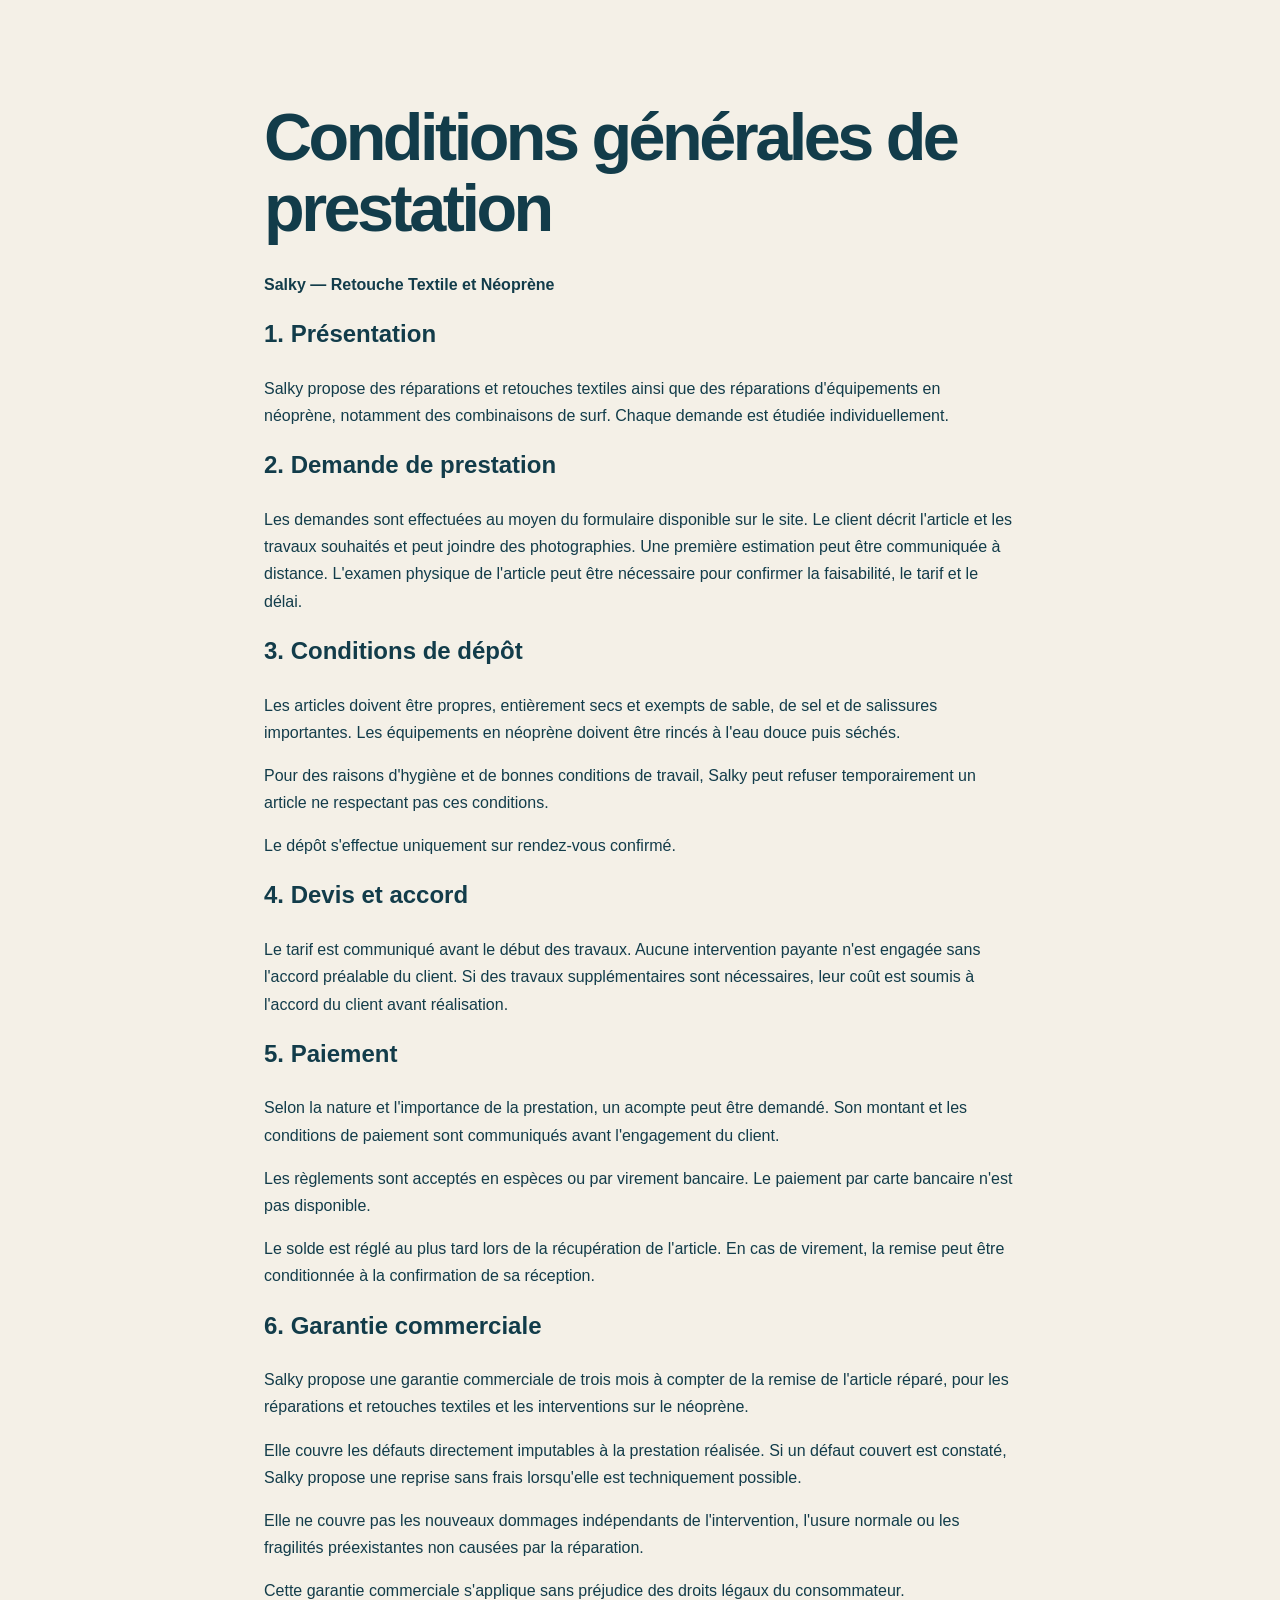
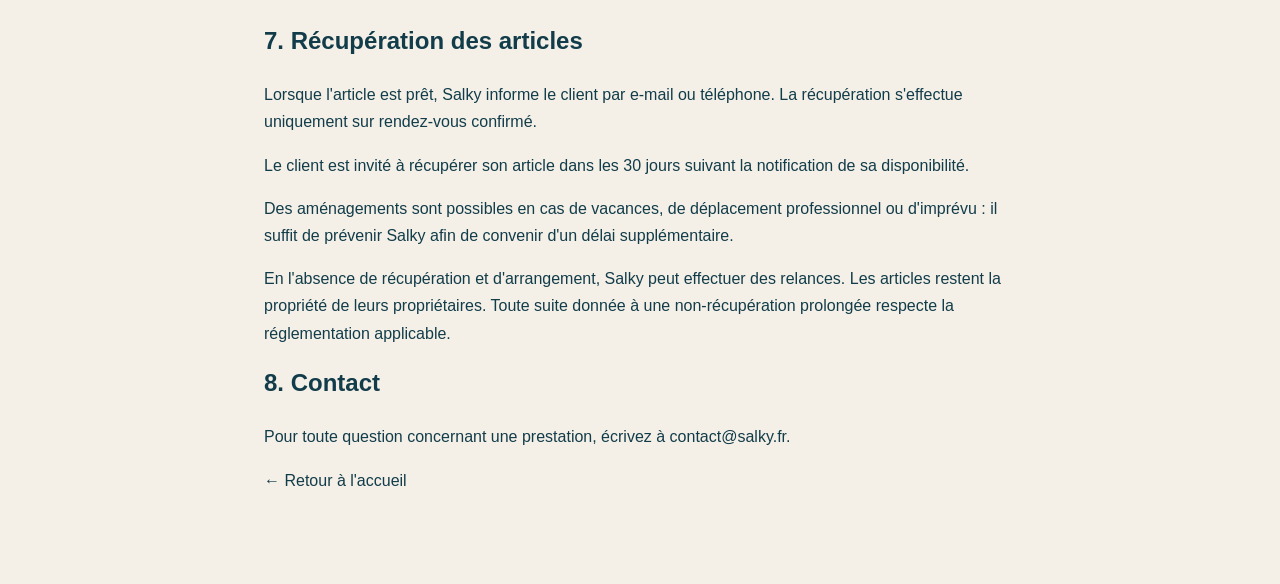
<file: conditions-generales.html>
<!DOCTYPE html>
<html lang="fr">
<head>
  <meta charset="UTF-8">
  <meta name="viewport" content="width=device-width, initial-scale=1">
  <title>Conditions générales de prestation — Salky</title>
  <link rel="stylesheet" href="style.css">
</head>
<body>
<main style="max-width:800px;margin:50px auto;padding:24px;line-height:1.7;">
<h1>Conditions générales de prestation</h1>
<p><strong>Salky — Retouche Textile et Néoprène</strong></p>
<p><em></em></p>

<h2>1. Présentation</h2>
<p>Salky propose des réparations et retouches textiles ainsi que des réparations d'équipements en néoprène, notamment des combinaisons de surf. Chaque demande est étudiée individuellement. </p>

<h2>2. Demande de prestation</h2>
<p>Les demandes sont effectuées au moyen du formulaire disponible sur le site. Le client décrit l'article et les travaux souhaités et peut joindre des photographies. Une première estimation peut être communiquée à distance. L'examen physique de l'article peut être nécessaire pour confirmer la faisabilité, le tarif et le délai.</p>

<h2>3. Conditions de dépôt</h2>
<p>Les articles doivent être propres, entièrement secs et exempts de sable, de sel et de salissures importantes. Les équipements en néoprène doivent être rincés à l'eau douce puis séchés.</p>
<p>Pour des raisons d'hygiène et de bonnes conditions de travail, Salky peut refuser temporairement un article ne respectant pas ces conditions.</p>
<p>Le dépôt s'effectue uniquement sur rendez-vous confirmé.</p>

<h2>4. Devis et accord</h2>
<p>Le tarif est communiqué avant le début des travaux. Aucune intervention payante n'est engagée sans l'accord préalable du client. Si des travaux supplémentaires sont nécessaires, leur coût est soumis à l'accord du client avant réalisation.</p>

<h2>5. Paiement</h2>
<p>Selon la nature et l'importance de la prestation, un acompte peut être demandé. Son montant et les conditions de paiement sont communiqués avant l'engagement du client.</p>
<p>Les règlements sont acceptés en espèces ou par virement bancaire. Le paiement par carte bancaire n'est pas disponible.</p>
<p>Le solde est réglé au plus tard lors de la récupération de l'article. En cas de virement, la remise peut être conditionnée à la confirmation de sa réception.</p>

<h2>6. Garantie commerciale</h2>
<p>Salky propose une garantie commerciale de trois mois à compter de la remise de l'article réparé, pour les réparations et retouches textiles et les interventions sur le néoprène.</p>
<p>Elle couvre les défauts directement imputables à la prestation réalisée. Si un défaut couvert est constaté, Salky propose une reprise sans frais lorsqu'elle est techniquement possible.</p>
<p>Elle ne couvre pas les nouveaux dommages indépendants de l'intervention, l'usure normale ou les fragilités préexistantes non causées par la réparation.</p>
<p>Cette garantie commerciale s'applique sans préjudice des droits légaux du consommateur.</p>

<h2>7. Récupération des articles</h2>
<p>Lorsque l'article est prêt, Salky informe le client par e-mail ou téléphone. La récupération s'effectue uniquement sur rendez-vous confirmé.</p>
<p>Le client est invité à récupérer son article dans les 30 jours suivant la notification de sa disponibilité.</p>
<p>Des aménagements sont possibles en cas de vacances, de déplacement professionnel ou d'imprévu : il suffit de prévenir Salky afin de convenir d'un délai supplémentaire.</p>
<p>En l'absence de récupération et d'arrangement, Salky peut effectuer des relances. Les articles restent la propriété de leurs propriétaires. Toute suite donnée à une non-récupération prolongée respecte la réglementation applicable.</p>

<h2>8. Contact</h2>
<p>Pour toute question concernant une prestation, écrivez à <a href="mailto:contact@salky.fr">contact@salky.fr</a>.</p>
<p></p>

<p><a href="index.html">← Retour à l'accueil</a></p>
</main>
</body>
</html>
</file>
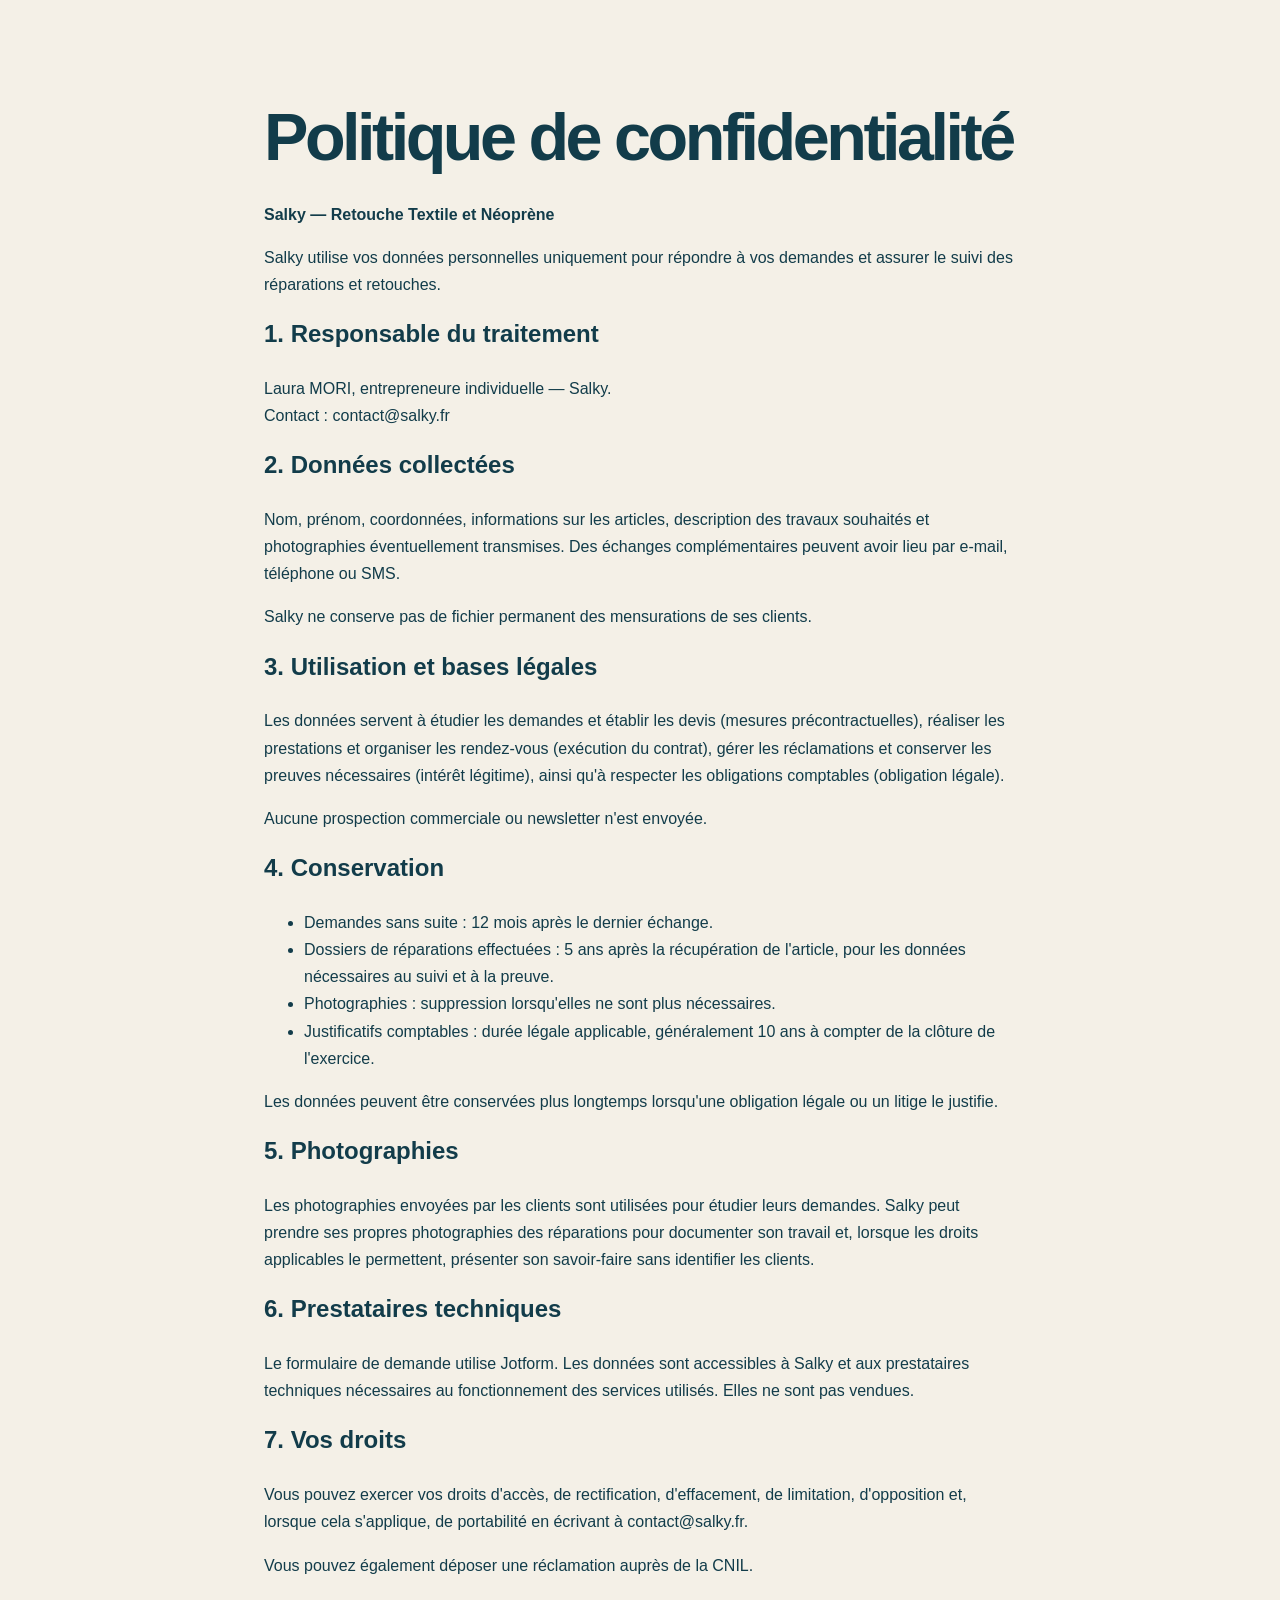
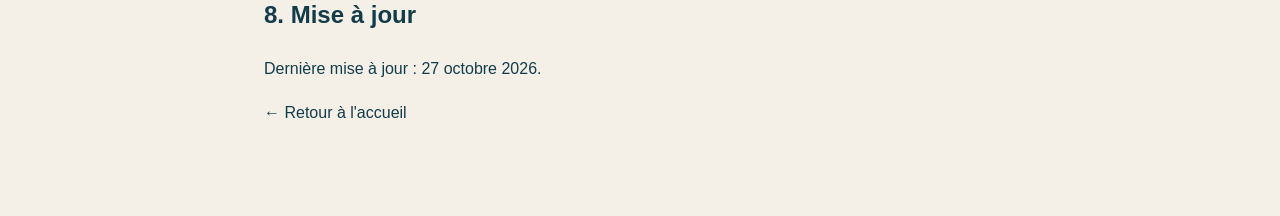
<file: confidentialite.html>
<!DOCTYPE html>
<html lang="fr">
<head>
  <meta charset="UTF-8">
  <meta name="viewport" content="width=device-width, initial-scale=1">
  <title>Politique de confidentialité — Salky</title>
  <link rel="stylesheet" href="style.css">
</head>
<body>
<main style="max-width:800px;margin:50px auto;padding:24px;line-height:1.7;">
  <h1>Politique de confidentialité</h1>
  <p><strong>Salky — Retouche Textile et Néoprène</strong></p>
  <p>Salky utilise vos données personnelles uniquement pour répondre à vos demandes et assurer le suivi des réparations et retouches.</p>

  <h2>1. Responsable du traitement</h2>
  <p>Laura MORI, entrepreneure individuelle — Salky.<br>
  Contact : <a href="mailto:contact@salky.fr">contact@salky.fr</a></p>

  <h2>2. Données collectées</h2>
  <p>Nom, prénom, coordonnées, informations sur les articles, description des travaux souhaités et photographies éventuellement transmises. Des échanges complémentaires peuvent avoir lieu par e-mail, téléphone ou SMS.</p>
  <p>Salky ne conserve pas de fichier permanent des mensurations de ses clients.</p>

  <h2>3. Utilisation et bases légales</h2>
  <p>Les données servent à étudier les demandes et établir les devis (mesures précontractuelles), réaliser les prestations et organiser les rendez-vous (exécution du contrat), gérer les réclamations et conserver les preuves nécessaires (intérêt légitime), ainsi qu'à respecter les obligations comptables (obligation légale).</p>
  <p>Aucune prospection commerciale ou newsletter n'est envoyée.</p>

  <h2>4. Conservation</h2>
  <ul>
    <li>Demandes sans suite : 12 mois après le dernier échange.</li>
    <li>Dossiers de réparations effectuées : 5 ans après la récupération de l'article, pour les données nécessaires au suivi et à la preuve.</li>
    <li>Photographies : suppression lorsqu'elles ne sont plus nécessaires.</li>
    <li>Justificatifs comptables : durée légale applicable, généralement 10 ans à compter de la clôture de l'exercice.</li>
  </ul>
  <p>Les données peuvent être conservées plus longtemps lorsqu'une obligation légale ou un litige le justifie.</p>

  <h2>5. Photographies</h2>
  <p>Les photographies envoyées par les clients sont utilisées pour étudier leurs demandes. Salky peut prendre ses propres photographies des réparations pour documenter son travail et, lorsque les droits applicables le permettent, présenter son savoir-faire sans identifier les clients.</p>

  <h2>6. Prestataires techniques</h2>
  <p>Le formulaire de demande utilise Jotform. Les données sont accessibles à Salky et aux prestataires techniques nécessaires au fonctionnement des services utilisés. Elles ne sont pas vendues.</p>
  <p><strong></strong> </p>

  <h2>7. Vos droits</h2>
  <p>Vous pouvez exercer vos droits d'accès, de rectification, d'effacement, de limitation, d'opposition et, lorsque cela s'applique, de portabilité en écrivant à <a href="mailto:contact@salky.fr">contact@salky.fr</a>.</p>
  <p>Vous pouvez également déposer une réclamation auprès de la <a href="https://www.cnil.fr">CNIL</a>.</p>

  <h2>8. Mise à jour</h2>
  <p>Dernière mise à jour : 27 octobre 2026.</p>

  <p><a href="index.html">← Retour à l'accueil</a></p>
</main>
</body>
</html>
</file>
<file: style.css>
:root{--ocean:#123C4A;--sage:#6D9690;--sand:#D5BC91;--cream:#F4F0E7;--ink:#30312D}*{box-sizing:border-box}html{scroll-behavior:smooth}body{margin:0;font-family:'Nunito Sans',sans-serif;background:var(--cream);color:var(--ocean)}a{color:inherit;text-decoration:none}.topbar{display:flex;justify-content:space-between;align-items:center;padding:18px max(5%,calc((100vw - 1300px)/2));background:var(--cream);position:relative;z-index:3}.wordmark{font-size:27px;font-weight:900;letter-spacing:-2px}.dot{color:var(--sage)}nav{display:flex;gap:30px;align-items:center;font-size:13px;font-weight:800}nav a:hover{text-decoration:underline}.navcta{background:var(--ocean);color:white;padding:12px 20px;border-radius:30px}.hero{background:var(--ocean);color:var(--cream);overflow:hidden;position:relative}.hero-inner{max-width:1300px;margin:auto;min-height:650px;display:grid;grid-template-columns:1fr 1fr;align-items:center;padding:55px 5% 100px;gap:20px}.eyebrow{font-size:12px;font-weight:900;letter-spacing:2px}.eyebrow span{color:var(--sand);margin-left:12px}h1,h2,h3,p{margin-top:0}h1{font-size:clamp(44px,5.2vw,78px);letter-spacing:-3.5px;line-height:1.06;margin:28px 0}h1 em,h2 em{font-style:normal;color:var(--sand)}.lead{font-size:18px;line-height:1.75;max-width:500px;color:#e3e9e5}.button{border:0;display:inline-flex;justify-content:space-between;gap:35px;align-items:center;font:800 14px 'Nunito Sans',sans-serif;cursor:pointer;border-radius:40px;padding:17px 25px}.primary{background:var(--sand);color:var(--ocean)}.button:hover{filter:brightness(1.08)}.small-note{font-size:12px;color:#c7d4d1;margin-top:20px}.hero-art{position:relative;min-height:500px;display:grid;place-items:center}.hero-art img{width:110%;max-width:690px;position:relative;z-index:2;filter:drop-shadow(0 20px 25px #0b263255)}.circle{position:absolute;border-radius:50%;width:440px;height:440px;background:#255566}.circle-two{width:340px;height:340px;background:#396c70;left:10%;top:0;opacity:.45}.art-stamp{position:absolute;z-index:2;right:-10px;bottom:35px;border:2px solid var(--sand);border-radius:50%;height:116px;width:116px;display:grid;place-items:center;text-align:center;font-weight:900;font-size:12px;line-height:1.35;transform:rotate(12deg);color:var(--sand)}.wave{height:50px;background:var(--cream);border-radius:50% 50% 0 0/100% 100% 0 0;margin-top:-24px;position:relative}.section{max-width:1300px;margin:auto;padding:100px 5%}.section-heading{max-width:650px;margin-bottom:40px}.section-heading h2,.manifesto h2,.contact h2{font-size:clamp(38px,4vw,60px);line-height:1.15;letter-spacing:-2px;margin:15px 0 20px}.section-heading h2 em{color:var(--sage)}.section-heading>p:last-child{line-height:1.7;color:#526b6c}.service-grid{display:grid;grid-template-columns:1fr 1fr;gap:22px}.service-card{border-radius:18px;min-height:340px;padding:38px;display:flex;flex-direction:column;align-items:flex-start}.service-card.dark{background:var(--ocean);color:white}.service-card.sage{background:#c4d7ce;color:var(--ocean)}.service-icon{font-size:52px;line-height:1}.service-number{font-size:11px;font-weight:900;letter-spacing:2px;margin-top:20px}.service-card h3{font-size:34px;margin:16px 0 10px;letter-spacing:-1px}.service-card p{max-width:420px;line-height:1.7;opacity:.85}.service-card a{margin-top:auto;font-weight:900;font-size:13px;text-decoration:underline;text-underline-offset:5px}.manifesto{text-align:center;background:var(--sand);padding:85px 20px}.manifesto-symbol{font-size:60px;color:var(--ocean)}.manifesto h2{max-width:760px;margin:20px auto}.manifesto>p:last-child{max-width:610px;margin:0 auto;line-height:1.8}.steps-grid{display:grid;grid-template-columns:repeat(3,1fr);gap:35px}.steps-grid>div{border-top:2px solid var(--ocean);padding-top:25px}.steps-grid span{font-weight:900;color:var(--sage);font-size:22px}.steps-grid h3{font-size:24px;margin:18px 0 10px}.steps-grid p{line-height:1.7;color:#53666a}.contact{background:var(--ocean);color:white;padding:100px 5%}.contact-inner{max-width:1200px;margin:auto;display:grid;grid-template-columns:1fr 1fr;gap:80px}.contact h2 em{color:var(--sand)}.contact-inner>div:first-child>p:not(.eyebrow){line-height:1.8;color:#d5e0dd;max-width:460px}.contact-note{border-top:1px solid #ffffff44;padding-top:25px;margin-top:50px;color:var(--sand);font-size:13px}.contact-panel{background:var(--cream);color:var(--ocean);padding:34px;border-radius:16px}.contact-panel h3{font-size:25px;margin-bottom:8px}.contact-panel p{font-size:13px;line-height:1.6}.contact-panel label{display:block;font-size:12px;font-weight:900;margin:20px 0 7px}.contact-panel select,.contact-panel textarea{width:100%;padding:12px;border:1px solid #b5c4bf;border-radius:7px;background:white;color:var(--ocean);font:inherit}.contact-panel .button{width:100%;margin-top:22px}.form-note{color:#526b6c;margin-top:12px}footer{padding:30px 5%;display:flex;justify-content:space-between;gap:15px;font-size:12px;font-weight:800}@media(max-width:850px){nav{gap:12px}nav a:not(.navcta){display:none}.hero-inner,.contact-inner{grid-template-columns:1fr}.hero-inner{padding-top:75px}.hero-art{min-height:360px}.hero-art img{width:100%}.circle{width:300px;height:300px}.circle-two{width:220px;height:220px}.art-stamp{right:5%;bottom:0}.service-grid,.steps-grid{grid-template-columns:1fr}.section{padding:70px 6%}.contact{padding:70px 6%}.contact-inner{gap:35px}footer{flex-wrap:wrap}h1{letter-spacing:-2px}}

/* SALKY — bulles d'eau douces et superposees */

.hero-art {
  background: transparent !important;
  border-radius: 0 !important;
  min-height: 500px;
  padding: 0 !important;
  position: relative;
  display: grid;
  place-items: center;
  isolation: isolate;
  overflow: visible;
}
.hero-art .circle,
.hero-art .circle-one {
  display: block !important;
  background: radial-gradient(circle at 38% 30%, #a9e0e5 0%, #78c8d3 45%, #5daebf 76%, #5daebf99 100%) !important;
  width: min(510px, 105%);
  aspect-ratio: 1;
  height: auto;
  border-radius: 50%;
  opacity: .92;
  filter: blur(13px);
  position: absolute;
  z-index: 0;
}
.hero-art .circle-two {
  display: block !important;
  background: radial-gradient(circle at 40% 35%, #b4e4e6 0%, #87cbd0 55%, #6db9c5 100%) !important;
  width: min(405px, 85%);
  aspect-ratio: 1;
  height: auto;
  border-radius: 50%;
  opacity: .72;
  filter: blur(17px);
  left: 5%;
  top: 0;
  position: absolute;
  z-index: 0;
}
.hero-art img {
  width: 110% !important;
  max-width: 690px;
  height: auto;
  object-fit: contain;
  position: relative;
  z-index: 2;
  filter: drop-shadow(0 5px 10px #123c4a33) !important;
}
.hero-art .art-stamp {
  position: absolute;
  z-index: 4;
  right: 0;
  bottom: 15px;
  width: 116px;
  height: 116px;
  display: grid;
  place-items: center;
  padding: 9px;
  box-sizing: border-box;
  border: 2px solid #123C4A;
  border-radius: 50%;
  background: #D5BC91;
  color: #123C4A;
  font-size: 12px;
  font-weight: 900;
  line-height: 1.35;
  text-align: center;
  transform: rotate(-8deg);
  box-shadow: 0 5px 16px #123c4a33;
}
@media (max-width: 850px) {
  .hero-art { min-height: 360px; }
  .hero-art img { width: 100% !important; }
  .hero-art .circle, .hero-art .circle-one { width: min(350px, 100%); }
  .hero-art .circle-two { width: min(275px, 82%); }
  .hero-art .art-stamp { right: 2%; bottom: 0; }
}

/* SALKY — grands halos lagon */
.hero-art .circle, .hero-art .circle-one { width: 650px !important; height: 650px !important; max-width: none !important; left: 8% !important; top: 50% !important; transform: translateY(-50%); }
.hero-art .circle-two { width: 530px !important; height: 530px !important; max-width: none !important; left: -12% !important; top: -5% !important; }
@media (max-width: 850px) { .hero-art .circle, .hero-art .circle-one { width: 390px !important; height: 390px !important; left: 5% !important; } .hero-art .circle-two { width: 320px !important; height: 320px !important; left: -8% !important; top: 0 !important; } }
.contact-panel {
  display: none !important;
}
.contact-note + .button {
  display: table;
  margin-top: 28px;
}
</file>
